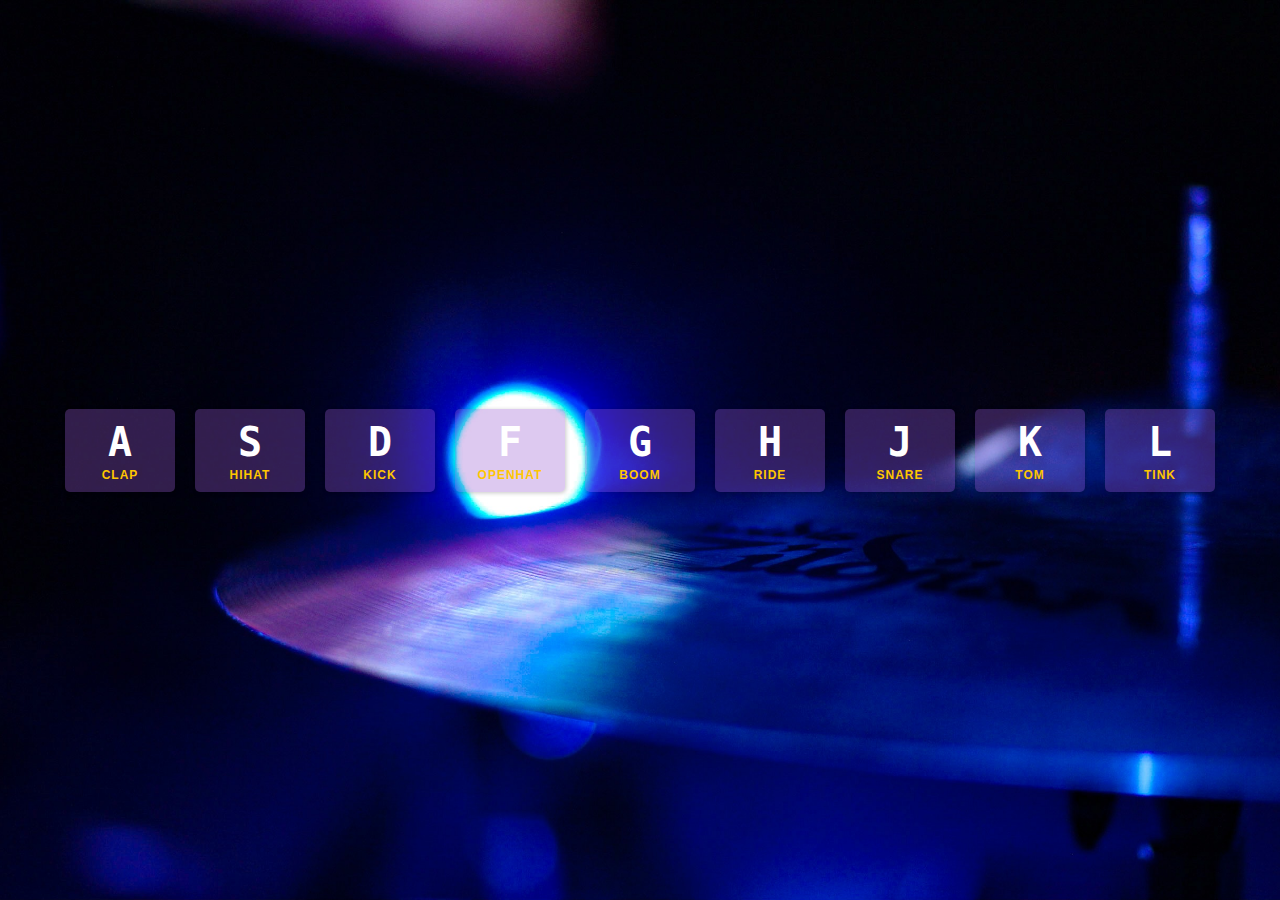
<file: index.html>
<!DOCTYPE html>
<html lang="en">
<head>
  <meta charset="UTF-8">
  <title>Drum Set</title>
  <link rel="stylesheet" href="style.css">
</head>
<body>


  <div class="keys">
    <div data-key="65" class="key">
      <kbd>A</kbd>
      <span class="sound">clap</span>
    </div>
    <div data-key="83" class="key">
      <kbd>S</kbd>
      <span class="sound">hihat</span>
    </div>
    <div data-key="68" class="key">
      <kbd>D</kbd>
      <span class="sound">kick</span>
    </div>
    <div data-key="70" class="key">
      <kbd>F</kbd>
      <span class="sound">openhat</span>
    </div>
    <div data-key="71" class="key">
      <kbd>G</kbd>
      <span class="sound">boom</span>
    </div>
    <div data-key="72" class="key">
      <kbd>H</kbd>
      <span class="sound">ride</span>
    </div>
    <div data-key="74" class="key">
      <kbd>J</kbd>
      <span class="sound">snare</span>
    </div>
    <div data-key="75" class="key">
      <kbd>K</kbd>
      <span class="sound">tom</span>
    </div>
    <div data-key="76" class="key">
      <kbd>L</kbd>
      <span class="sound">tink</span>
    </div>
  </div>

  <audio data-key="65" src="sounds/clap.wav"></audio>
  <audio data-key="83" src="sounds/hihat.wav"></audio>
  <audio data-key="68" src="sounds/kick.wav"></audio>
  <audio data-key="70" src="sounds/openhat.wav"></audio>
  <audio data-key="71" src="sounds/boom.wav"></audio>
  <audio data-key="72" src="sounds/ride.wav"></audio>
  <audio data-key="74" src="sounds/snare.wav"></audio>
  <audio data-key="75" src="sounds/tom.wav"></audio>
  <audio data-key="76" src="sounds/tink.wav"></audio>

<script>
  window.addEventListener('keydown', (e) => {
    const audio = document.querySelector(`audio[data-key="${e.keyCode}"]`);
    const key = document.querySelector(`div[data-key="${e.keyCode}"]`);
    if(!audio) return; //this will make the function stop running

    audio.currentTime = 0; // this will rewind the audio to the start... in order to not have to wait until the audio finishes if we want to replay it
    audio.play();
    key.classList.add('playing');
      
    const removetransition = (e) => {
      if(e.propertyName !== 'transform') return // this will skip the other shorter animations if it is not transform
      key.classList.remove('playing')
      
    }
    //when the the div 'key' has transitioned remove the class for transitioning
    const keys = document.querySelectorAll('.key');
    keys.forEach(key => {
      key.addEventListener('transitionend', removetransition);
    });
    
  });

</script>


</body>
</html>
</file>
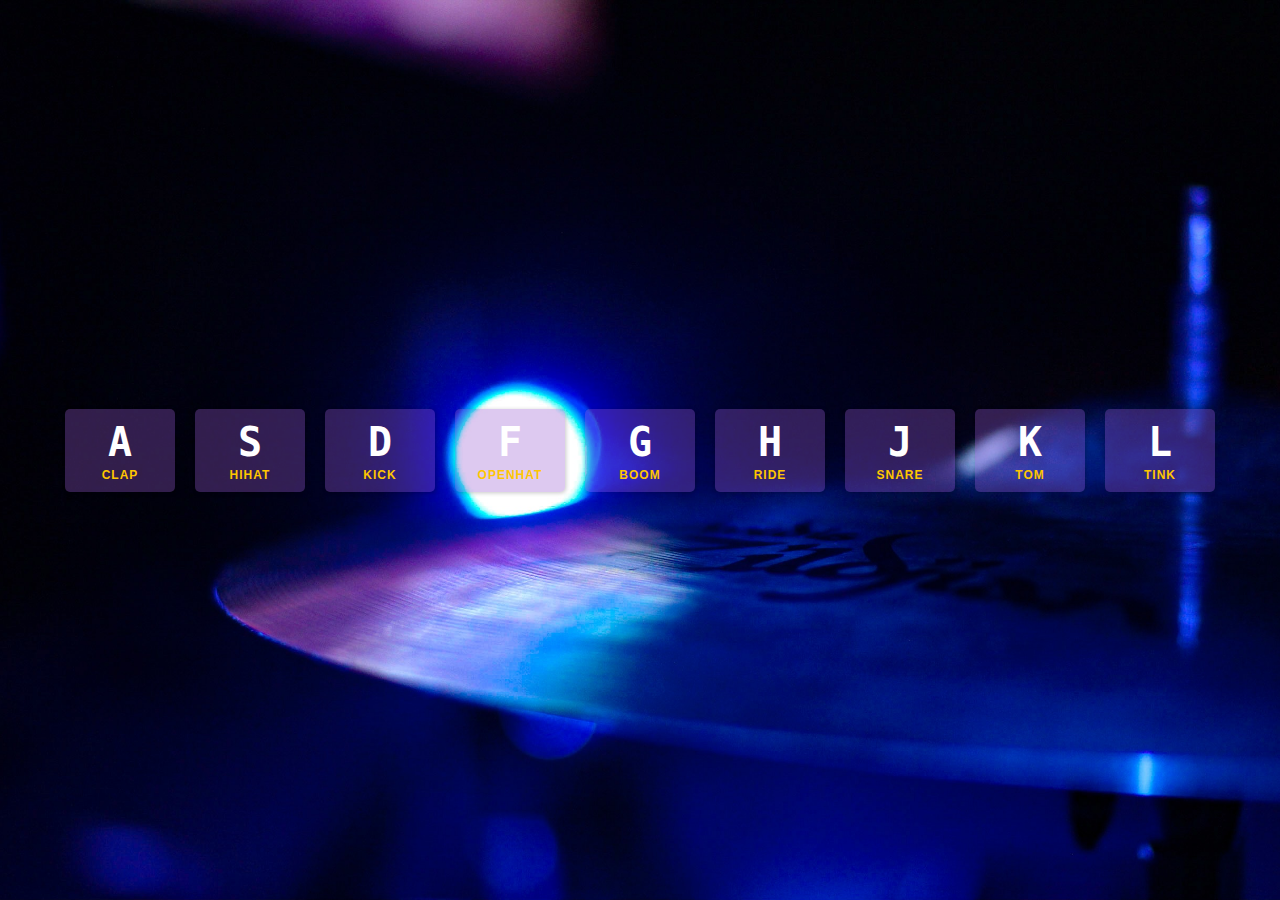
<file: index-START.html>
<!DOCTYPE html>
<html lang="en">
<head>
  <meta charset="UTF-8">
  <title>JS Drum Kit</title>
  <link rel="stylesheet" href="style.css">
</head>
<body>


  <div class="keys">
    <div data-key="65" class="key">
      <kbd>A</kbd>
      <span class="sound">clap</span>
    </div>
    <div data-key="83" class="key">
      <kbd>S</kbd>
      <span class="sound">hihat</span>
    </div>
    <div data-key="68" class="key">
      <kbd>D</kbd>
      <span class="sound">kick</span>
    </div>
    <div data-key="70" class="key">
      <kbd>F</kbd>
      <span class="sound">openhat</span>
    </div>
    <div data-key="71" class="key">
      <kbd>G</kbd>
      <span class="sound">boom</span>
    </div>
    <div data-key="72" class="key">
      <kbd>H</kbd>
      <span class="sound">ride</span>
    </div>
    <div data-key="74" class="key">
      <kbd>J</kbd>
      <span class="sound">snare</span>
    </div>
    <div data-key="75" class="key">
      <kbd>K</kbd>
      <span class="sound">tom</span>
    </div>
    <div data-key="76" class="key">
      <kbd>L</kbd>
      <span class="sound">tink</span>
    </div>
  </div>

  <audio data-key="65" src="sounds/clap.wav"></audio>
  <audio data-key="83" src="sounds/hihat.wav"></audio>
  <audio data-key="68" src="sounds/kick.wav"></audio>
  <audio data-key="70" src="sounds/openhat.wav"></audio>
  <audio data-key="71" src="sounds/boom.wav"></audio>
  <audio data-key="72" src="sounds/ride.wav"></audio>
  <audio data-key="74" src="sounds/snare.wav"></audio>
  <audio data-key="75" src="sounds/tom.wav"></audio>
  <audio data-key="76" src="sounds/tink.wav"></audio>

<script>
  window.addEventListener('keydown', (e) => {
    const audio = document.querySelector(`audio[data-key="${e.keyCode}"]`);
    const key = document.querySelector(`div[data-key="${e.keyCode}"]`);
    if(!audio) return; //this will make the function stop running

    audio.currentTime = 0; // this will rewind the audio to the start... in order to not have to wait until the audio finishes if we want to replay it
    audio.play();
    key.classList.add('playing');
      
    const removetransition = (e) => {
      if(e.propertyName !== 'transform') return // this will skip the other shorter animations if it is not transform
      key.classList.remove('playing')
      
    }
    //when the the div 'key' has transitioned remove the class for transitioning
    const keys = document.querySelectorAll('.key');
    keys.forEach(key => {
      key.addEventListener('transitionend', removetransition);
    });
    
  });

</script>


</body>
</html>
</file>
<file: style.css>
html {
  font-size: 10px;
  background: url(./img/blur-close-up-dark-drums-154138.jpg) bottom center;
  background-size: cover;
}

body,html {
  margin: 0;
  padding: 0;
  font-family: sans-serif;
}

.keys {
  display: flex;
  flex: 1;
  min-height: 100vh;
  align-items: center;
  justify-content: center;
}

.key {
  border-radius: .5rem;
  margin: 1rem;
  font-size: 1.5rem;
  padding: 1rem .5rem;
  transition: all .07s ease;
  width: 10rem;
  text-align: center;
  color: white;
  background: rgba(153, 92, 209, 0.329);
  box-shadow: 1px 1px 4px rgba(0, 0, 0, 0.219);
  font-weight: bold;
}

.playing {
  transform: scale(1.1);
  border-color: #ffc600;
  box-shadow: 0 0 1rem #ffc600;
}

kbd {
  display: block;
  font-size: 4rem;
}

.sound {
  font-size: 1.2rem;
  text-transform: uppercase;
  letter-spacing: .1rem;
  color: #ffc600;
}
</file>
